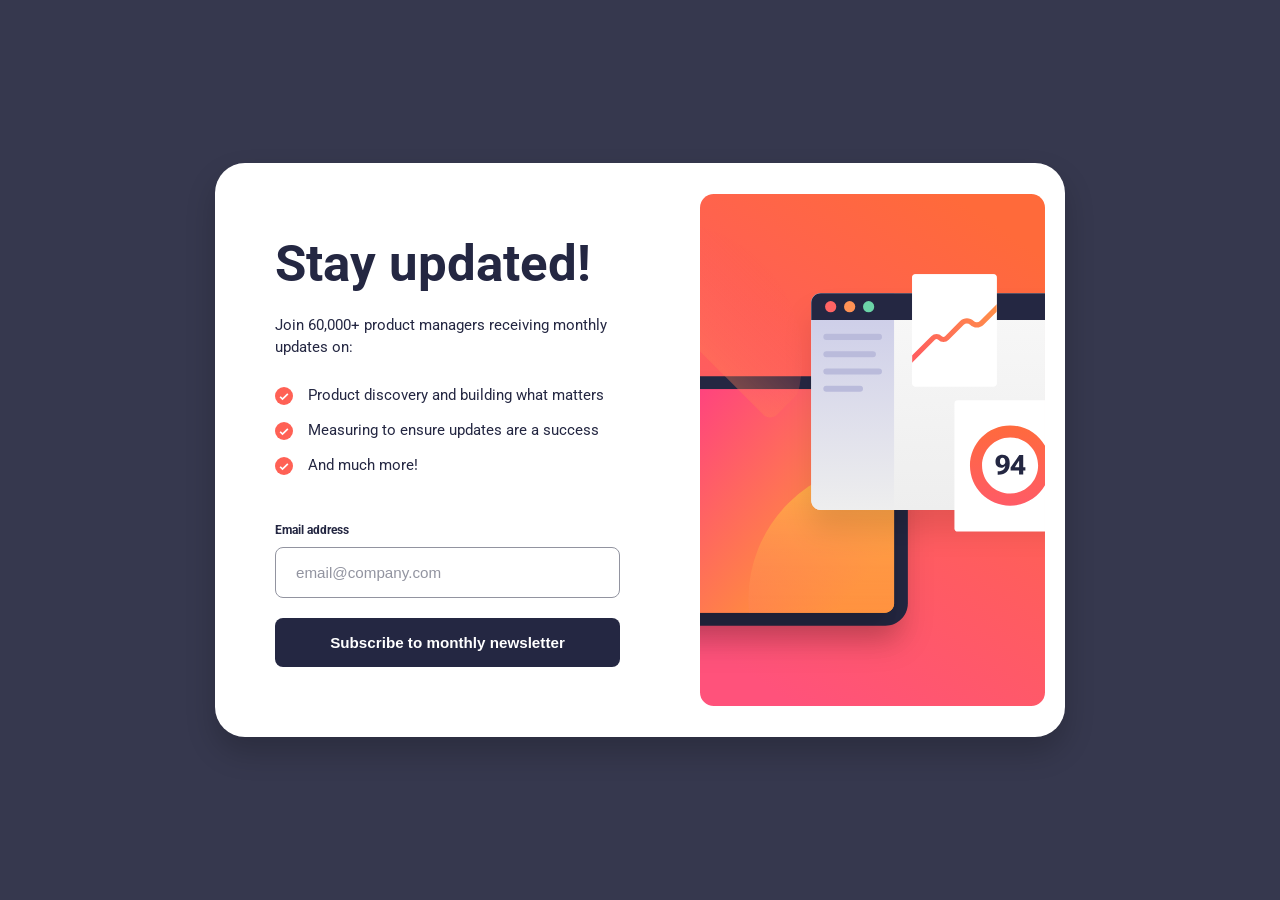
<file: index.html>
<!DOCTYPE html>
<html lang="en">
<head>
    <meta charset="UTF-8">
    <meta name="viewport" content="width=device-width, initial-scale=1.0">
    <link rel="stylesheet" href="CSS/style.css">
    <link href="https://fonts.googleapis.com/css2?family=Roboto:ital,wght@0,100..900;1,100..900&display=swap" rel="stylesheet">
    <title>Newsletter sign up</title>
</head>
<body>
    <div class="container">
        <div class="content">
            <h1>Stay updated!</h1>
            <p class="description">Join 60,000+ product managers receiving monthly updates on:</p>
            
            <div class="features">
                <div class="feature-item">
                    <img src="./Image/icon-list.svg" alt="icon-list">
                    <span>Product discovery and building what matters</span>
                </div>
                <div class="feature-item">
                    <img src="./Image/icon-list.svg" alt="icon-list">
                    <span>Measuring to ensure updates are a success</span>
                </div>
                <div class="feature-item">
                    <img src="./Image/icon-list.svg" alt="icon-list">
                    <span>And much more!</span>
                </div>
            </div>
            
            <form id="form">
                <div class="form-group">
                    <div class="label-container">
                        <label for="email">Email address</label>
                        <div id="error-email" class="error-message">Valid email required</div>
                    </div>
                    <input type="text" name="email" id="email" placeholder="email@company.com">
                </div>
                <button type="submit">Subscribe to monthly newsletter</button>
            </form>
        </div>
        
        <div class="image-container">
            <img src="./Image/illustration-sign-up-desktop.svg" alt="illustration" id="illustration">
        </div>
    </div>
    <script src="script.js" defer></script>
</body>
</html>
</file>
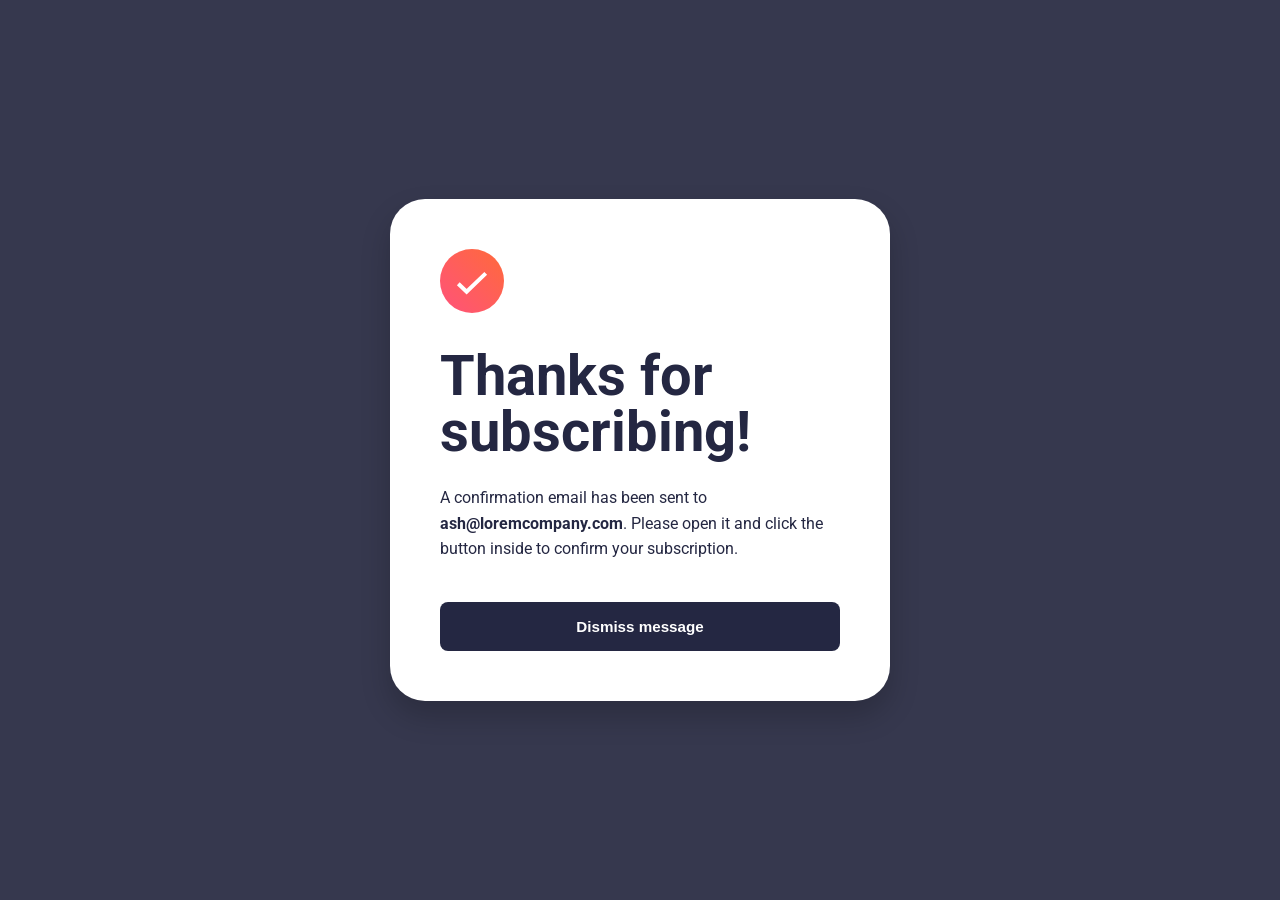
<file: sucess.html>
<!DOCTYPE html>
<html lang="en">
<head>
    <meta charset="UTF-8">
    <meta name="viewport" content="width=device-width, initial-scale=1.0">
    <link rel="stylesheet" href="CSS/sucess.css">
    <link href="https://fonts.googleapis.com/css2?family=Roboto:ital,wght@0,100..900;1,100..900&display=swap" rel="stylesheet">
    <title>Success Page</title>
</head>
<body>
    <div class="success-container">
        <div class="success-content">
            <img src="./Image/icon-success.svg" alt="Success icon">
            <h1>Thanks for subscribing!</h1>
            <p>
                A confirmation email has been sent to <strong id="user-email">ash@loremcompany.com</strong>. 
                Please open it and click the button inside to confirm your subscription.
            </p>
            <button onclick="dismissMessage()">Dismiss message</button>
        </div>
    </div>
    <script>
        // Pegar o email da URL
        const urlParams = new URLSearchParams(window.location.search);
        const email = urlParams.get('email');
        if (email) {
            document.getElementById('user-email').textContent = email;
        }
        
        function dismissMessage() {
            window.location.href = 'index.html';
        }
    </script>
</body>
</html>
</file>
<file: CSS/style.css>
/* Responsividade para telas menores */
    @media (max-width: 768px) {
        .container {
            width: 90%;
            padding: 20px;
        }
        .name-group, .query-options {
            flex-direction: column;
            gap: 15px;
        }
        .name-group .form-group, .query-option-wrapper {
            width: 100%;
        }
    }

* {
    margin: 0;
    padding: 0;
    box-sizing: border-box;
}

body {
    background-color: hsl(235, 18%, 26%);
    font-family: "Roboto", sans-serif;
    display: flex;
    justify-content: center;
    align-items: center;
    min-height: 100vh;
    padding: 20px;
}

.container {
    display: flex;
    background-color: white;
    border-radius: 30px;
    padding: 20px;
    max-width: 850px;
    width: 100%;
    gap: 40px;
    box-shadow: 0 15px 30px rgba(0, 0, 0, 0.2);
}

.content {
    flex: 1;
    padding: 50px 40px;
    display: flex;
    flex-direction: column;
    justify-content: center;
}

.image-container {
    flex: 1;
    display: flex;
    justify-content: flex-end;
    align-items: center;
}

#illustration {
    width: 100%;
    height: auto;
    max-width: 100%;
}

h1 {
    font-size: 3.2rem;
    color: hsl(234, 29%, 20%);
    margin-bottom: 20px;
    font-weight: 700;
}

.description {
    color: hsl(234, 29%, 20%);
    margin-bottom: 25px;
    line-height: 1.5;
    font-size: 0.95rem;
}

.features {
    margin-bottom: 35px;
}

.feature-item {
    display: flex;
    align-items: flex-start;
    margin-bottom: 12px;
    gap: 15px;
}

.feature-item img {
    width: 18px;
    height: 18px;
    margin-top: 3px;
}

.feature-item span {
    color: hsl(234, 29%, 20%);
    line-height: 1.5;
    font-size: 0.95rem;
}

.form-group {
    margin-bottom: 20px;
}

.label-container {
    display: flex;
    justify-content: space-between;
    align-items: center;
    margin-bottom: 10px;
}

label {
    font-size: 0.75rem;
    font-weight: 700;
    color: hsl(234, 29%, 20%);
}

.error-message {
    color: hsl(4, 100%, 67%);
    border: #FF6A3A;
    font-size: 0.75rem;
    font-weight: 700;
    display: none;
}

input {
    width: 100%;
    padding: 16px 20px;
    border: 1px solid hsl(231, 7%, 60%);
    border-radius: 8px;
    font-size: 0.95rem;
    box-sizing: border-box;
    transition: all 0.3s ease;
}

input:focus {
    outline: none;
    border-color: hsl(234, 29%, 20%);
}

input::placeholder {
    color: hsl(231, 7%, 60%);
}

.input-error {
    border: 1px solid hsl(4, 100%, 67%);
    background-color: rgba(255, 98, 87, 0.1);
    color: hsl(4, 100%, 67%);
}

button {
    width: 100%;
    padding: 16px;
    background-color: hsl(234, 29%, 20%);
    color: white;
    border: none;
    border-radius: 8px;
    font-size: 0.95rem;
    font-weight: 700;
    cursor: pointer;
    transition: all 0.3s ease;
    position: relative;
    overflow: hidden;
}

/* Efeito de hover do botão - Gradiente como no design */
button:hover {
    background: linear-gradient(90deg, #FF527B, #FF6A3A);
    box-shadow: 0 10px 20px rgba(255, 106, 58, 0.3);
    transform: translateY(-2px);
}

/* Efeito de clique no botão */
button:active {
    transform: translateY(0);
    box-shadow: 0 5px 15px rgba(255, 106, 58, 0.4);
}

/* Estados de foco para acessibilidade */
button:focus {
    outline: 2px solid hsl(234, 29%, 20%);
    outline-offset: 2px;
}

/* Responsividade para mobile */
@media (max-width: 768px) {
    body {
        padding: 0;
        background-color: white;
    }
    
    .container {
        flex-direction: column-reverse;
        padding: 0;
        border-radius: 0;
        gap: 0;
        min-height: 100vh;
        box-shadow: none;
    }
    
    .content {
        padding: 40px 25px;
    }
    
    .image-container {
        width: 100%;
        justify-content: center;
    }
    
    #illustration {
        border-radius: 0 0 15px 15px;
        width: 100%;
        max-width: 100%;
    }
    
    h1 {
        font-size: 2.5rem;
    }
    
    button:hover {
        transform: none;
        background: linear-gradient(90deg, #FF527B, #FF6A3A);
        box-shadow: 0 5px 15px rgba(255, 106, 58, 0.3);
    }
}
</file>
<file: CSS/sucess.css>
* {
    margin: 0;
    padding: 0;
    box-sizing: border-box;
}

/* ESTILOS GERAIS */
body {
    font-family: "Roboto", sans-serif;
    background-color: hsl(235, 18%, 26%);
    display: flex;
    justify-content: center;
    align-items: center;
    min-height: 100vh;
    padding: 20px;
}

/* PÁGINA PRINCIPAL */
.container {
    display: flex;
    background-color: white;
    border-radius: 30px;
    padding: 20px;
    max-width: 850px;
    width: 100%;
    gap: 40px;
    box-shadow: 0 15px 30px rgba(0, 0, 0, 0.2);
}

.content {
    flex: 1;
    padding: 50px 40px;
    display: flex;
    flex-direction: column;
    justify-content: center;
}

.image-container {
    flex: 1;
    display: flex;
    justify-content: flex-end;
    align-items: center;
}

#illustration {
    width: 100%;
    height: auto;
    max-width: 100%;
}

h1 {
    font-size: 3.2rem;
    color: hsl(234, 29%, 20%);
    margin-bottom: 20px;
    font-weight: 700;
}

.description {
    color: hsl(234, 29%, 20%);
    margin-bottom: 25px;
    line-height: 1.5;
    font-size: 0.95rem;
}

.features {
    margin-bottom: 35px;
}

.feature-item {
    display: flex;
    align-items: flex-start;
    margin-bottom: 12px;
    gap: 15px;
}

.feature-item img {
    width: 18px;
    height: 18px;
    margin-top: 3px;
}

.feature-item span {
    color: hsl(234, 29%, 20%);
    line-height: 1.5;
    font-size: 0.95rem;
}

.form-group {
    margin-bottom: 20px;
}

.label-container {
    display: flex;
    justify-content: space-between;
    align-items: center;
    margin-bottom: 10px;
}

label {
    font-size: 0.75rem;
    font-weight: 700;
    color: hsl(234, 29%, 20%);
}

.error-message {
    color: hsl(4, 100%, 67%);
    font-size: 0.75rem;
    font-weight: 700;
    display: none;
}

input {
    width: 100%;
    padding: 16px 20px;
    border: 1px solid hsl(231, 7%, 60%);
    border-radius: 8px;
    font-size: 0.95rem;
    box-sizing: border-box;
    transition: all 0.3s ease;
}

input:focus {
    outline: none;
    border-color: hsl(234, 29%, 20%);
}

input::placeholder {
    color: hsl(231, 7%, 60%);
}

.input-error {
    border: 1px solid hsl(4, 100%, 67%);
    background-color: rgba(255, 98, 87, 0.1);
    color: hsl(4, 100%, 67%);
}

button {
    width: 100%;
    padding: 16px;
    background-color: hsl(234, 29%, 20%);
    color: white;
    border: none;
    border-radius: 8px;
    font-size: 0.95rem;
    font-weight: 700;
    cursor: pointer;
    transition: all 0.3s ease;
}

button:hover {
    background: linear-gradient(90deg, #FF527B, #FF6A3A);
    box-shadow: 0 10px 20px rgba(255, 106, 58, 0.3);
    transform: translateY(-2px);
}

/* PÁGINA DE SUCESSO */
.success-container {
    background-color: white;
    border-radius: 35px;
    padding: 50px;
    max-width: 500px;
    width: 100%;
    box-shadow: 0 15px 30px rgba(0, 0, 0, 0.2);
}

.success-content {
    display: flex;
    flex-direction: column;
}

.success-content img {
    width: 64px;
    height: 64px;
    margin-bottom: 35px;
}

.success-content h1 {
    font-size: 3.5rem;
    color: hsl(234, 29%, 20%);
    line-height: 1;
    margin-bottom: 25px;
    font-weight: 700;
}

.success-content p {
    color: hsl(234, 29%, 20%);
    line-height: 1.6;
    margin-bottom: 40px;
    font-size: 1rem;
}

.success-content strong {
    color: hsl(234, 29%, 20%);
    font-weight: 700;
}

.success-button {
    width: 100%;
    padding: 18px;
    background-color: hsl(234, 29%, 20%);
    color: white;
    border: none;
    border-radius: 8px;
    font-size: 1rem;
    font-weight: 700;
    cursor: pointer;
    transition: all 0.3s ease;
}

.success-button:hover {
    background: linear-gradient(90deg, #FF527B, #FF6A3A);
    box-shadow: 0 10px 20px rgba(255, 106, 58, 0.3);
    transform: translateY(-2px);
}

/* RESPONSIVIDADE */
@media (max-width: 768px) {
    /* Página principal mobile */
    .container {
        flex-direction: column-reverse;
        padding: 0;
        border-radius: 0;
        gap: 0;
        min-height: 100vh;
    }
    
    .content {
        padding: 40px 25px;
    }
    
    .image-container {
        width: 100%;
    }
    
    #illustration {
        border-radius: 0 0 15px 15px;
        width: 100%;
    }
    
    h1 {
        font-size: 2.5rem;
    }
    
    /* Página de sucesso mobile */
    .success-container {
        min-height: 100vh;
        border-radius: 0;
        padding: 40px 25px;
        display: flex;
        align-items: center;
        justify-content: center;
    }
    
    .success-content {
        width: 100%;
    }
    
    .success-content h1 {
        font-size: 2.5rem;
    }
    
    .success-content p {
        margin-bottom: 0;
    }
    
    .success-button {
        margin-top: 40px;
    }
}
</file>
